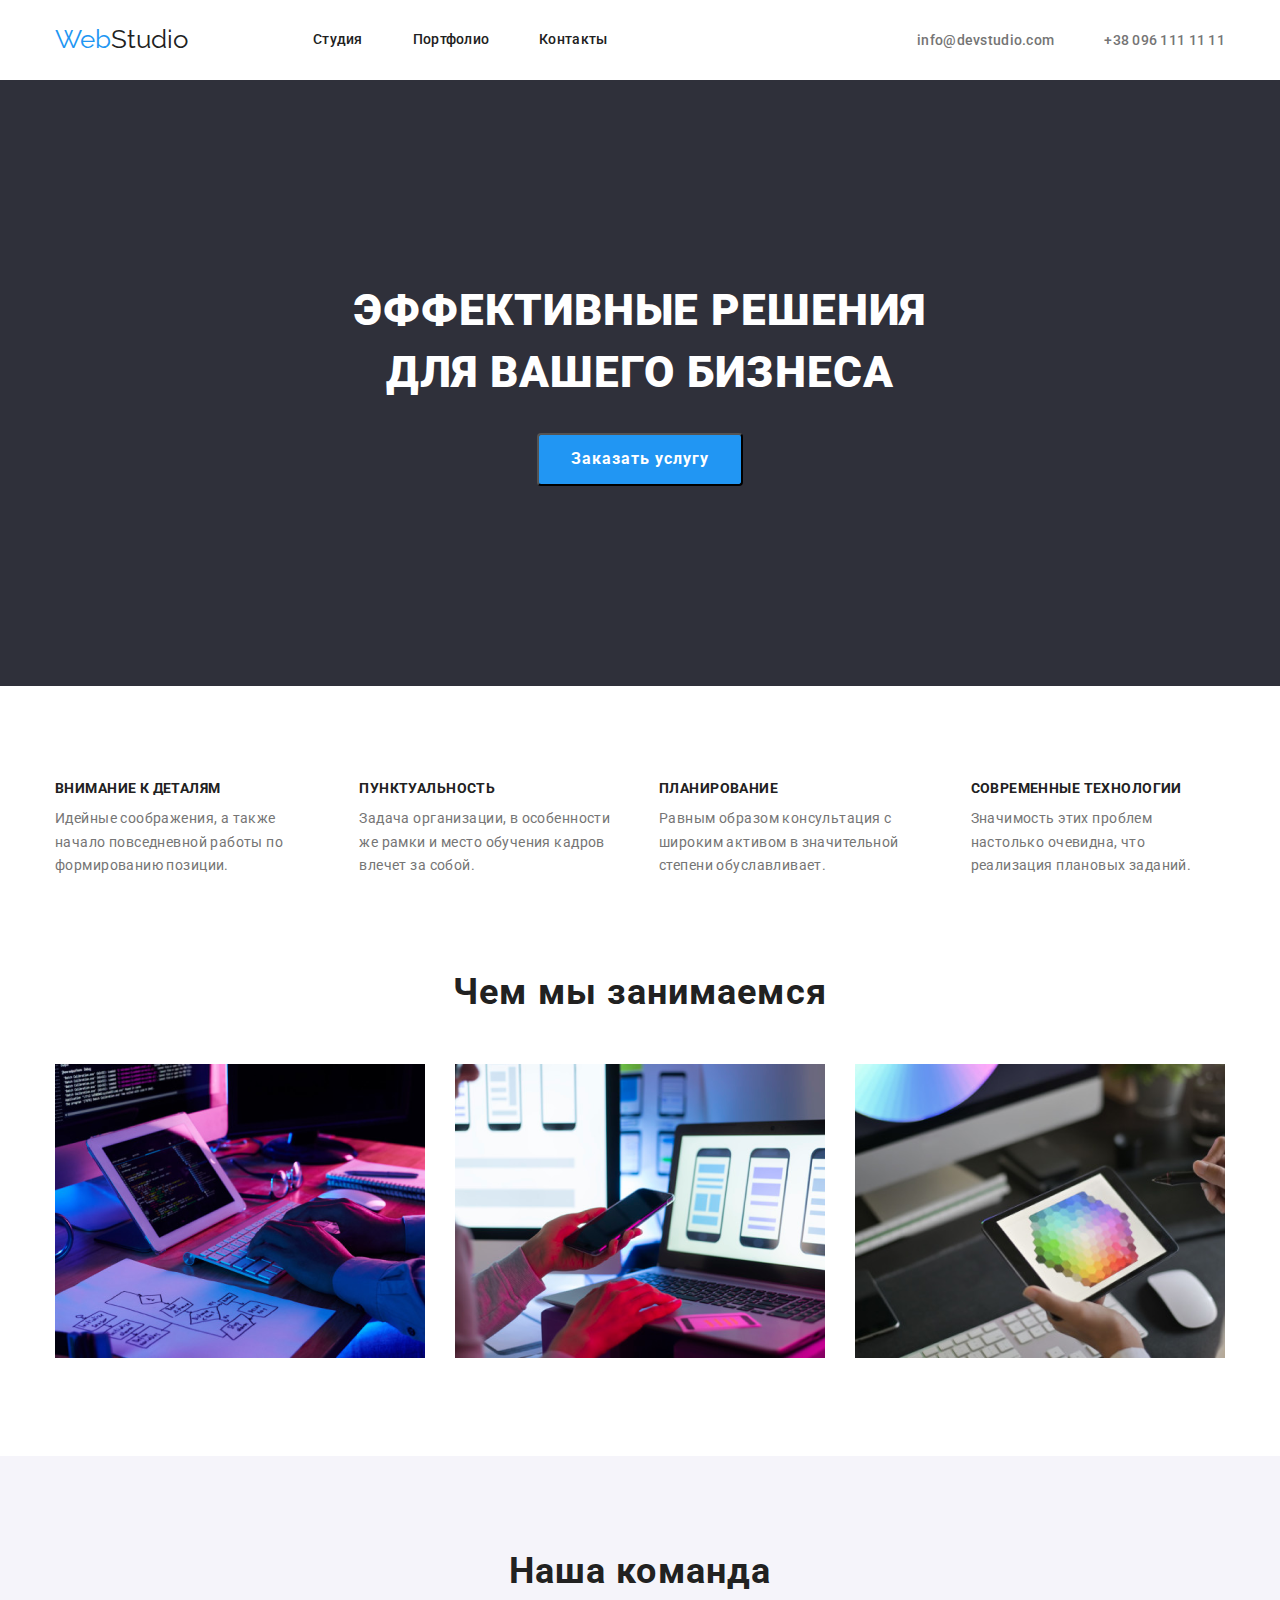
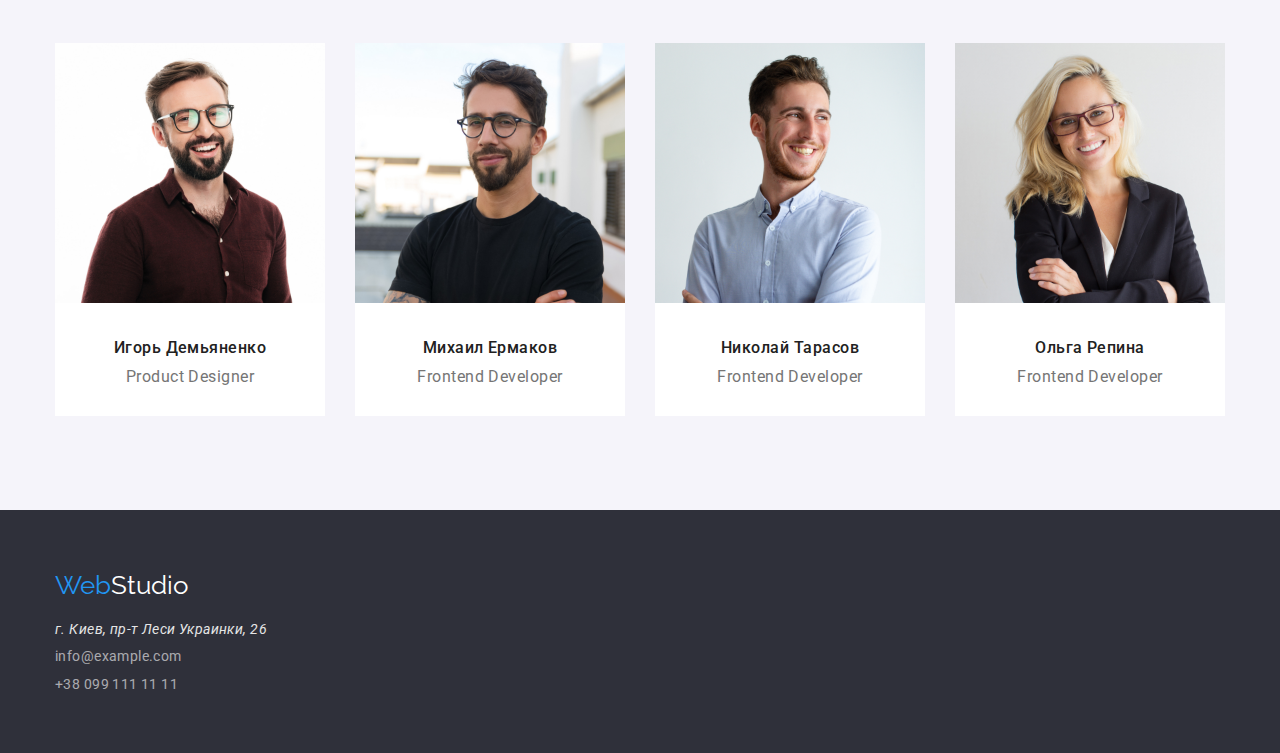
<file: index.html>
<!DOCTYPE html>
<html lang="ru">
  <head>
    <meta charset="UTF-8" />
    <meta name="viewport" content="width=, initial-scale=1.0" />
    <title>WebStudio</title>
    <link rel="preconnect" href="https://fonts.gstatic.com" />
    <link
      href="https://fonts.googleapis.com/css2?family=Raleway:wght@700&family=Roboto:wght@400;500;700;900&display=swap"
      rel="stylesheet"
    />
    <link
      rel="stylesheet"
      href="https://cdnjs.cloudflare.com/ajax/libs/modern-normalize/1.0.0/modern-normalize.min.css"
    />
    <link rel="stylesheet" href="./css/style.css" />
  </head>

  <body>
    <header>
      <div class="container">
        <nav class="header-nav">
          <a class="logo" href="./">Web<span class="studio">Studio</span></a>
          <ul class="header-links">
            <li class="nav-item"><a href="./index.html">Студия</a></li>
            <li class="nav-item"><a href="./portfolio.html">Портфолио</a></li>
            <li class="nav-item"><a href="#footer-ancor">Контакты</a></li>
          </ul>

          <!-- fedback -->
          <ul class="header-contacts">
            <li>
              <a
                class="header-fedback"
                href="mailto:info@devstudio.com"
                lang="en"
                >info@devstudio.com</a
              >
            </li>
            <li>
              <a class="header-fedback" href="tel:+380961111111"
                >+38 096 111 11 11</a
              >
            </li>
          </ul>
        </nav>
      </div>
    </header>
    <!-- main -->
    <main>
      <section class="main-section">
        <div class="container">
          <h1>
            Эффективные решения
            <span class="h1-span">для вашего бизнеса</span>
          </h1>
          <form>
            <button class="order-button">Заказать услугу</button>
          </form>
        </div>
      </section>

      <section class="main-discription">
        <div class="container">
          <h2 class="invisible">Наши приимущества</h2>
          <ul class="advantages">
            <li class="item">
              <h3 class="advantages-title">Внимание к деталям</h3>
              <p>
                Идейные соображения, а также начало повседневной работы по
                формированию позиции.
              </p>
            </li>
            <li class="item">
              <h3 class="advantages-title">Пунктуальность</h3>
              <p>
                Задача организации, в особенности же рамки и место обучения
                кадров влечет за собой.
              </p>
            </li>
            <li class="item">
              <h3 class="advantages-title">Планирование</h3>
              <p>
                Равным образом консультация с широким активом в значительной
                степени обуславливает.
              </p>
            </li>
            <li class="item">
              <h3 class="advantages-title">Современные технологии</h3>
              <p>
                Значимость этих проблем настолько очевидна, что реализация
                плановых заданий.
              </p>
            </li>
          </ul>
        </div>
      </section>

      <!-- work  -->

      <section class="main-images">
        <div class="container">
          <h2>Чем мы занимаемся</h2>
          <ul class="work-images">
            <li class="item">
              <img src="./images/img.png" alt="пишем код" width="370" />
            </li>
            <li class="item">
              <img src="./images/img1.png" alt="создаём макет" width="370" />
            </li>
            <li class="item">
              <img src="./images/img2.png" alt="рисуем дизайн" width="370" />
            </li>
          </ul>
        </div>
      </section>

      <!-- team  -->

      <section class="team-images">
        <div class="container">
          <h2>Наша команда</h2>
          <ul class="team-units">
            <li class="team-item">
              <img
                src="./images/team/ihor_demianenko.jpg"
                width="270"
                alt="сотрудник"
              />
              <h3>Игорь Демьяненко</h3>
              <p>Product Designer</p>
            </li>
            <li class="team-item">
              <img
                src="./images/team/michail_ermacov.jpg"
                width="270"
                alt="сотрудник"
              />
              <h3>Михаил Ермаков</h3>
              <p>Frontend Developer</p>
            </li>
            <li class="team-item">
              <img
                src="./images/team/nikolay_tarasov.jpg"
                width="270"
                alt="сотрудник"
              />
              <h3>Николай Тарасов</h3>
              <p>Frontend Developer</p>
            </li>
            <li class="team-item">
              <img
                src="./images/team/olga_repina.jpg"
                width="270"
                alt="сотрудник"
              />
              <h3>Ольга Репина</h3>
              <p>Frontend Developer</p>
            </li>
          </ul>
        </div>
      </section>
    </main>

    <footer>
      <div class="container">
        <a class="logo-footer" href="./"
          >Web<span class="logo-color">Studio</span></a
        >
        <ul class="footer-fedback">
          <li class="footer-item">
            <address>г. Киев, пр-т Леси Украинки, 26</address>
          </li>
          <li class="footer-item">
            <a href="mailto:info@example.com">info@example.com</a>
          </li>
          <li class="footer-item phone">
            <a href="tel:+380991111111">+38 099 111 11 11</a>
          </li>
        </ul>
      </div>
    </footer>
  </body>
</html>
</file>
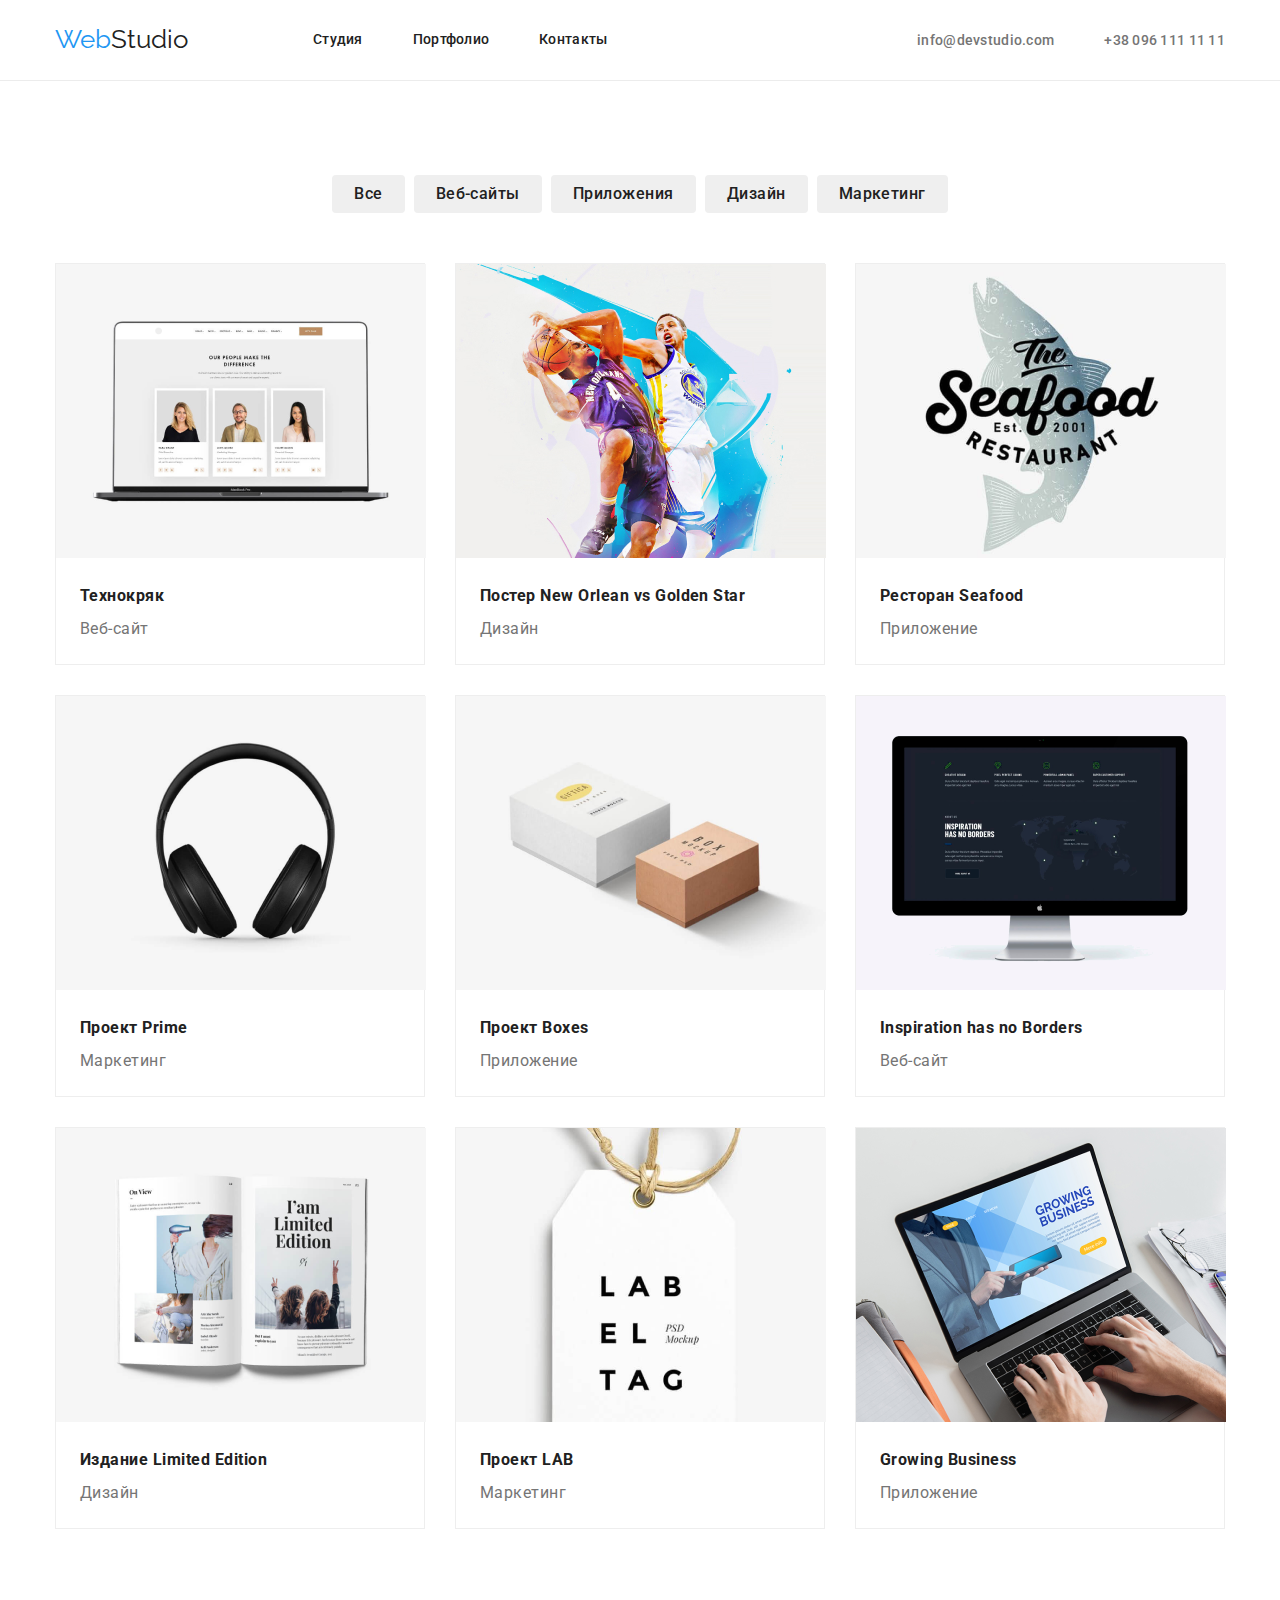
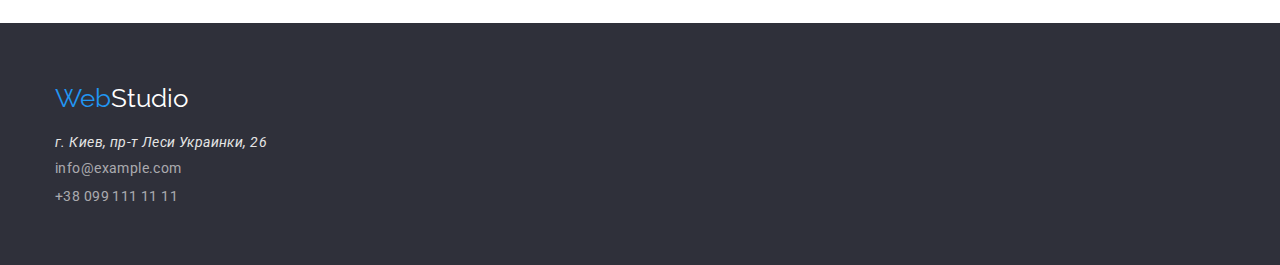
<file: portfolio.html>
<!DOCTYPE html>
<html lang="ru">
  <head>
    <meta charset="UTF-8" />
    <meta name="viewport" content="width=, initial-scale=1.0" />
    <title>WebStudio</title>
    <link rel="preconnect" href="https://fonts.gstatic.com" />
    <link
      href="https://fonts.googleapis.com/css2?family=Raleway:wght@700&family=Roboto:wght@400;500;700;900&display=swap"
      rel="stylesheet"
    />
    <link
      rel="stylesheet"
      href="https://cdnjs.cloudflare.com/ajax/libs/modern-normalize/1.0.0/modern-normalize.min.css"
    />
    <link rel="stylesheet" href="./css/style.css" />
  </head>

  <body>
    <header class="header-portfolio">
      <div class="container">
        <nav class="header-nav">
          <a class="logo" href="./">Web<span class="studio">Studio</span></a>
          <ul class="header-links">
            <li class="nav-item"><a href="./index.html">Студия</a></li>
            <li class="nav-item"><a href="./portfolio.html">Портфолио</a></li>
            <li class="nav-item"><a href="#footer-ancor">Контакты</a></li>
          </ul>

          <!-- fedback -->
          <ul class="header-contacts">
            <li>
              <a
                class="header-fedback"
                href="mailto:info@devstudio.com"
                lang="en"
                >info@devstudio.com</a
              >
            </li>
            <li>
              <a class="header-fedback" href="tel:+380961111111"
                >+38 096 111 11 11</a
              >
            </li>
          </ul>
        </nav>
      </div>
    </header>

    <main class="hero">
      <section class="portfolio-filter">
        <div class="container">
          <h1 class="invisible">Портфолио</h1>
          <ul class="filter-butons">
            <li class="button-item"><button type="button">Все</button></li>
            <li class="button-item">
              <button type="button">Веб-сайты</button>
            </li>
            <li class="button-item">
              <button type="button">Приложения</button>
            </li>
            <li class="button-item"><button type="button">Дизайн</button></li>
            <li class="button-item">
              <button type="button">Маркетинг</button>
            </li>
          </ul>
        </div>

        <!-- portfolio-items -->
        <div class="container">
          <ul class="portfolio-items">
            <li class="galeria-images">
              <a href="">
                <img
                  src="./pf-images/img1.jpg"
                  width="370"
                  alt="Открытый ноутбук"
                />
                <div class="foto-discription">
                  <h3>Технокряк</h3>
                  <p>Веб-сайт</p>
                </div>
              </a>
            </li>
            <li class="galeria-images">
              <a href="">
                <img
                  src="./pf-images/img2.jpg"
                  width="370"
                  alt="два баскитболистя с мячом"
                />
                <div class="foto-discription">
                  <h3>Постер New Orlean vs Golden Star</h3>
                  <p>Дизайн</p>
                </div>
              </a>
            </li>
            <li class="galeria-images">
              <a href="">
                <img
                  src="./pf-images/img3.jpg"
                  width="370"
                  alt="логотип ресторана "
                />
                <div class="foto-discription">
                  <h3>Ресторан Seafood</h3>
                  <p>Приложение</p>
                </div>
              </a>
            </li>
            <li class="galeria-images">
              <a href="">
                <img src="./pf-images/img4.jpg" width="370" alt="наушники" />
                <div class="foto-discription">
                  <h3>Проект Prime</h3>
                  <p>Маркетинг</p>
                </div>
              </a>
            </li>
            <li class="galeria-images">
              <a href="">
                <img
                  src="./pf-images/img5.jpg"
                  width="370"
                  alt="большая и маленькая
            коробки"
                />
                <div class="foto-discription">
                  <h3>Проект Boxes</h3>
                  <p>Приложение</p>
                </div>
              </a>
            </li>
            <li class="galeria-images">
              <a href="">
                <img src="./pf-images/img6.jpg" width="370" alt="монитор" />
                <div class="foto-discription">
                  <h3>Inspiration has no Borders</h3>
                  <p>Веб-сайт</p>
                </div>
              </a>
            </li>
            <li class="galeria-images">
              <a href="">
                <img src="./pf-images/img7.jpg" width="370" alt="книга" />
                <div class="foto-discription">
                  <h3>Издание Limited Edition</h3>
                  <p>Дизайн</p>
                </div>
              </a>
            </li>
            <li class="galeria-images">
              <a href="">
                <img src="./pf-images/img8.jpg" width="370" alt="бирка" />
                <div class="foto-discription">
                  <h3>Проект LAB</h3>
                  <p>Маркетинг</p>
                </div>
              </a>
            </li>
            <li class="galeria-images">
              <a href="">
                <img
                  src="./pf-images/img9.jpg"
                  width="370"
                  alt="робота за компютером"
                />
                <div class="foto-discription">
                  <h3>Growing Business</h3>
                  <p>Приложение</p>
                </div>
              </a>
            </li>
          </ul>
        </div>
      </section>
    </main>

    <footer>
      <div class="container">
        <a class="logo-footer" href="./"
          >Web<span class="logo-color">Studio</span></a
        >
        <ul class="footer-fedback">
          <li class="footer-item">
            <address>г. Киев, пр-т Леси Украинки, 26</address>
          </li>
          <li class="footer-item">
            <a href="mailto:info@example.com">info@example.com</a>
          </li>
          <li class="footer-item phone">
            <a href="tel:+380991111111">+38 099 111 11 11</a>
          </li>
        </ul>
      </div>
    </footer>
  </body>
</html>
</file>
<file: css/style.css>
* {
  list-style: none;
  text-decoration: none;
  font-family: "Roboto", sans-serif;
}
/* #ffffff; основний білий колір*/
/* #E5E5E5; білий колір фону*/
/* #F5F4FA; темніший білий вторинний колір фону */
/* #2F303A; сірий фон футтера*/
/* #757575; сірий колір основного тексту*/
/* #212121; чорний колір заголовків та підзаголовків*/
/* #2196F3; блакитний колір акцетів*/

:root {
  --primary-white-color: #ffffff;
  --main-background-color: #e5e5e5;
  --second-background-color: #f5f4fa;
  --dark-background-color: #2f303a;

  --accent-color: #2196f3;

  --main-text-color: #757575;
  --title-text-color: #212121;
  --footer-tel-color: rgba(255, 255, 255, 0.6);
}
/* common */
.container {
  width: 1200px;
  margin-left: auto;
  margin-right: auto;
  padding: 0 15px;
}
h1,
h2,
h3,
p,
ul {
  margin-top: 0;
  margin-bottom: 0;
  padding-left: 0;
}
a {
  text-decoration: none;
  list-style: none;
}
body {
  font-family: Roboto, sans-serif;
  color: var(--main-text-color);
}
button {
  cursor: pointer;
  border-radius: 4px;
}
.invisible {
  position: absolute;
  width: 1px;
  height: 1px;
  margin: -1px;
  border: 0;
  padding: 0;
  white-space: nowrap;
  clip-path: inset(100%);
  clip: rect(0 0 0 0);
  overflow: hidden;
}
/*header logo */
.studio {
  color: var(--title-text-color);
  font-family: Raleway, sans-serif;
}
.logo {
  color: var(--accent-color);
  font-family: Raleway, sans-serif;
  font-size: 26px;
  line-height: 1.2;
  margin-right: 93px;
}
/* header */
header {
  background-color: var(--primary-white-color);
}

.header-nav,
.header-links,
.header-contacts {
  display: flex;
  align-items: center;
}

.header-nav .nav-item .header-fedback {
  padding-top: 32px;
  padding-bottom: 32px;
}

.header-fedback + .header-fedback {
  margin-left: 50px;
}
.header-fedback {
  margin-left: auto;
}
.header-links {
  padding: 32px;
  font-weight: 500;
  font-size: 14px;
  line-height: 1.14;
  letter-spacing: 0.02em;
  color: var(--title-text-color);
}
.header-links > .nav-item:not(:last-child) {
  margin-right: 50px;
}

.header-links a,
.header-contacts a {
  color: inherit;
}
.header-links a:focus,
.header-links a:hover,
.header-contacts a:focus,
.header-contacts a:hover {
  color: var(--accent-color);
}
.header-contacts {
  margin-left: auto;
}
/* fedback */
.header-fedback {
  font-style: 500;
  font-weight: 500;
  font-size: 14px;
  line-height: 1.2;
  letter-spacing: 0.02em;
  margin-left: 50px;
  margin-right: auto;
}
.header-links .header-fedback {
  color: var(--main-text-color);
}
.header-links .header-fedback:hover {
  color: var(--accent-color);
}

/* footer */
footer {
  background-color: var(--dark-background-color);
}
/* footer logo */
.logo-color {
  color: var(--primary-white-color);
  font-family: Raleway, sans-serif;
}
.footer-fedback a {
  color: rgba(255, 255, 255, 0.6);
  font-size: 14px;
  line-height: 1.2;
  letter-spacing: 0.03em;
}
address {
  color: var(--main-background-color);
  font-style: 500;
  font-weight: 400;
  font-size: 14px;
  line-height: 1.2;
  letter-spacing: 0.03em;
}
/* !!!index!!!*/

/* main section */
.h1-span {
  display: block;
}
.main-section {
  padding-top: 200px;
  padding-bottom: 200px;
  background-color: var(--dark-background-color);
  text-align: center;
  letter-spacing: 0.06em;
}
.main-section h1 {
  width: 696px;
  color: var(--primary-white-color);
  font-weight: 900;
  font-size: 44px;
  line-height: 1.4;
  text-transform: uppercase;
  padding: 0;
  align-items: center;
  margin: 0 auto;
}
/* order a service */
.main-section button {
  background-color: var(--accent-color);
  color: var(--primary-white-color);
  font-size: 16px;
  line-height: 1.8;
  align-items: center;
  text-align: center;
  letter-spacing: 0.06em;
}
.order-button {
  margin-top: 30px;
  padding: 10px 32px;
  font-weight: bold;
  font-size: 16px;
  line-height: 1.8;
  letter-spacing: 0.06em;
}

/* наши приимущества */
.advantages {
  display: flex;
}
.advantages .item + .item {
  margin-left: 30px;
}
.main-discription {
  padding-top: 94px;
  padding-bottom: 94px;
}

.work-images {
  display: flex;
}
.main-discription,
.main-images {
  background-color: var(--primary-white-color);
}
.main-discription h3 {
  color: var(--title-text-color);
  font-weight: 700;
  font-size: 14px;
  line-height: 1.2;
  letter-spacing: 0.03em;
  text-transform: uppercase;
}
.main-discription p {
  color: var(--main-text-color);
  font-size: 14px;
  line-height: 1.7;
  letter-spacing: 0.03em;
}
.advantages-title {
  margin-bottom: 10px;
}

/* work */
.main-images {
  padding-bottom: 94px;
}
.main-images h2 {
  margin-bottom: 50px;
  font-weight: 700;
  font-size: 36px;
  line-height: 1.16;
  text-align: center;
  letter-spacing: 0.03em;

  color: var(--title-text-color);
}
.work-images .item + .item {
  margin-left: 30px;
}

.team-images {
  background-color: var(--second-background-color);
  padding: 94px 0;
}
.team-images h2 {
  color: var(--title-text-color);
  font-weight: 700;
  font-size: 36px;
  line-height: 1.2;
  letter-spacing: 0.03em;
  text-align: center;
}
/* team */
.team-images h3 {
  color: var(--title-text-color);
  font-weight: 500;
  font-size: 16px;
  line-height: 1.2;
  letter-spacing: 0.03em;
}
.team-images p {
  color: var(--main-text-color);
  font-size: 16px;
  line-height: 1.2;
  letter-spacing: 0.03em;
}
.team-units {
  display: flex;
}
.team-units .team-item + .team-item {
  margin-left: 30px;
}
.team-item {
  text-align: center;
  background-color: var(--primary-white-color);
}
.team-images h2 {
  margin-bottom: 50px;
}
.team-images h3 {
  margin-top: 30px;
}
.team-images p {
  margin-top: 10px;
  margin-bottom: 30px;
}

/* footer */
.logo-footer {
  display: inline-block;
  margin-bottom: 20px;
  color: var(--accent-color);
  font-family: Raleway, sans-serif;
  font-size: 26px;
  line-height: 1.2;
}
.footer-fedback .footer-item + .footer-item {
  margin-top: 9px;
}
footer {
  padding: 60px 0px;
}
/*  portfolio */
.header-portfolio {
  /* border-bottom: 1px solid #ececec; */
}
.filter-butons {
  display: flex;
  align-items: center;
  margin-bottom: 50px;
  justify-content: center;
}
.filter-butons button {
  padding: 6px 22px;
  border: 0px;
}
.filter-butons .button-item + .button-item {
  margin-left: 9px;
}
.galeria-images {
  display: flex;
  align-items: center;
}
.hero {
  background-color: var(--primary-white-color);
  padding: 94px 0;
  border-top: 1px solid #ececec;
}
.portfolio-filter button {
  color: var(--title-text-color);
  font-weight: 500;
  font-size: 16px;
  line-height: 1.6;
  letter-spacing: 0.03em;
}
.portfolio-filter button:focus,
.portfolio-filter button:hover {
  background-color: var(--accent-color);
  color: var(--primary-white-color);
}
/* portfolio-items */
.portfolio-items h3 {
  color: var(--title-text-color);
  font-weight: 700;
  font-size: 16px;
  line-height: 1.8;
  letter-spacing: 0.03em;
}
.portfolio-items p {
  color: var(--main-text-color);
  font-weight: 400;
  font-size: 16px;
  line-height: 1.8;
  letter-spacing: 0.03em;
}
.portfolio-items {
  display: flex;
  flex-wrap: wrap;
}
.galeria-images {
  border: 1px solid #eeeeee;
  width: 370px;
  margin-right: 30px;
  margin-bottom: 30px;
}
.galeria-images:nth-child(3n) {
  margin-right: 0;
}
.galeria-images:nth-last-child(-n + 3) {
  margin-bottom: 0px;
}
.foto-discription {
  padding: 20px 24px;
}
.foto-discription h3 {
  margin-bottom: 4px;
}
</file>
